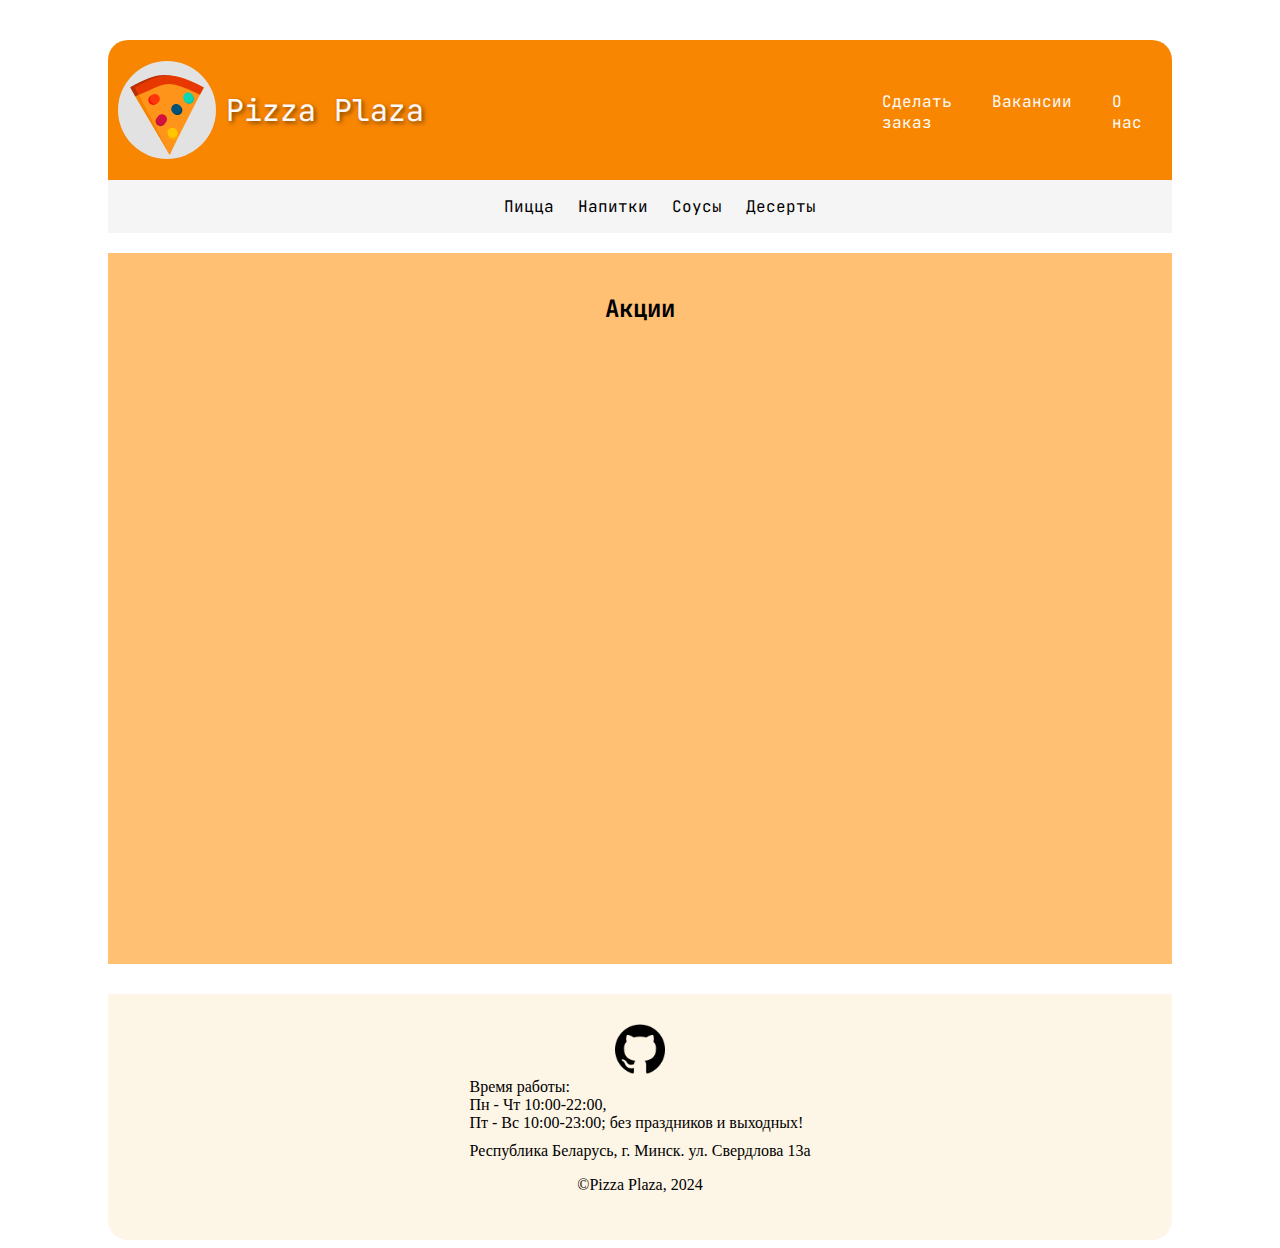
<file: index.html>
<!DOCTYPE html>
<html>

<head>
    <meta name="viewport" content="width=device-width, initial-scale=1.0" />
    <meta charset="UTF-8">
    <title>Pizza Plaza</title>
    <link rel="stylesheet" href="./css/style.css">

</head>

<body>
    <main class="main">
        <header class="header">
            <div class="logo-brand">
                <img src="./изображения/logo.svg" class="logo">
                <p class="pizza_plaza">Pizza Plaza</p>
            </div>
            <div class="info">
                <ul>
                    <li><a href="order.html">Сделать заказ</a></li>
                    <li><a href="job.html">Вакансии</a></li>
                    <li><a href="company.html">О нас</a></li>
                </ul>

            </div>
        </header>
        <section class="products">
            <ul>
                <li><a href="pizza.html">Пицца</a></li>
                <li><a href="drinks.html">Напитки</a></li>
                <li><a href="sauce.html">Соусы</a></li>
                <li><a href="dessert.html">Десерты</a></li>
            </ul>
        </section>

        <article class="variants_promotions">
            <h2>Акции</h2>
            <div class="promotions">
                <img src="./изображения/half_price.png.jpg" class="anim1">
                <img src="./изображения/crazy.png" class="anim2">
            </div>
        </article>
        <footer>
            <div class="icons">
                <a href="https://github.com/romigo29"><img src="./изображения/github.png" class="icon"></a>
            </div>
            <div id="xml-content"></div>
        </footer>
    </main>
    <script src="script.js"></script>
    <script src="loadXML.js"></script>
</body>

</html>
</file>
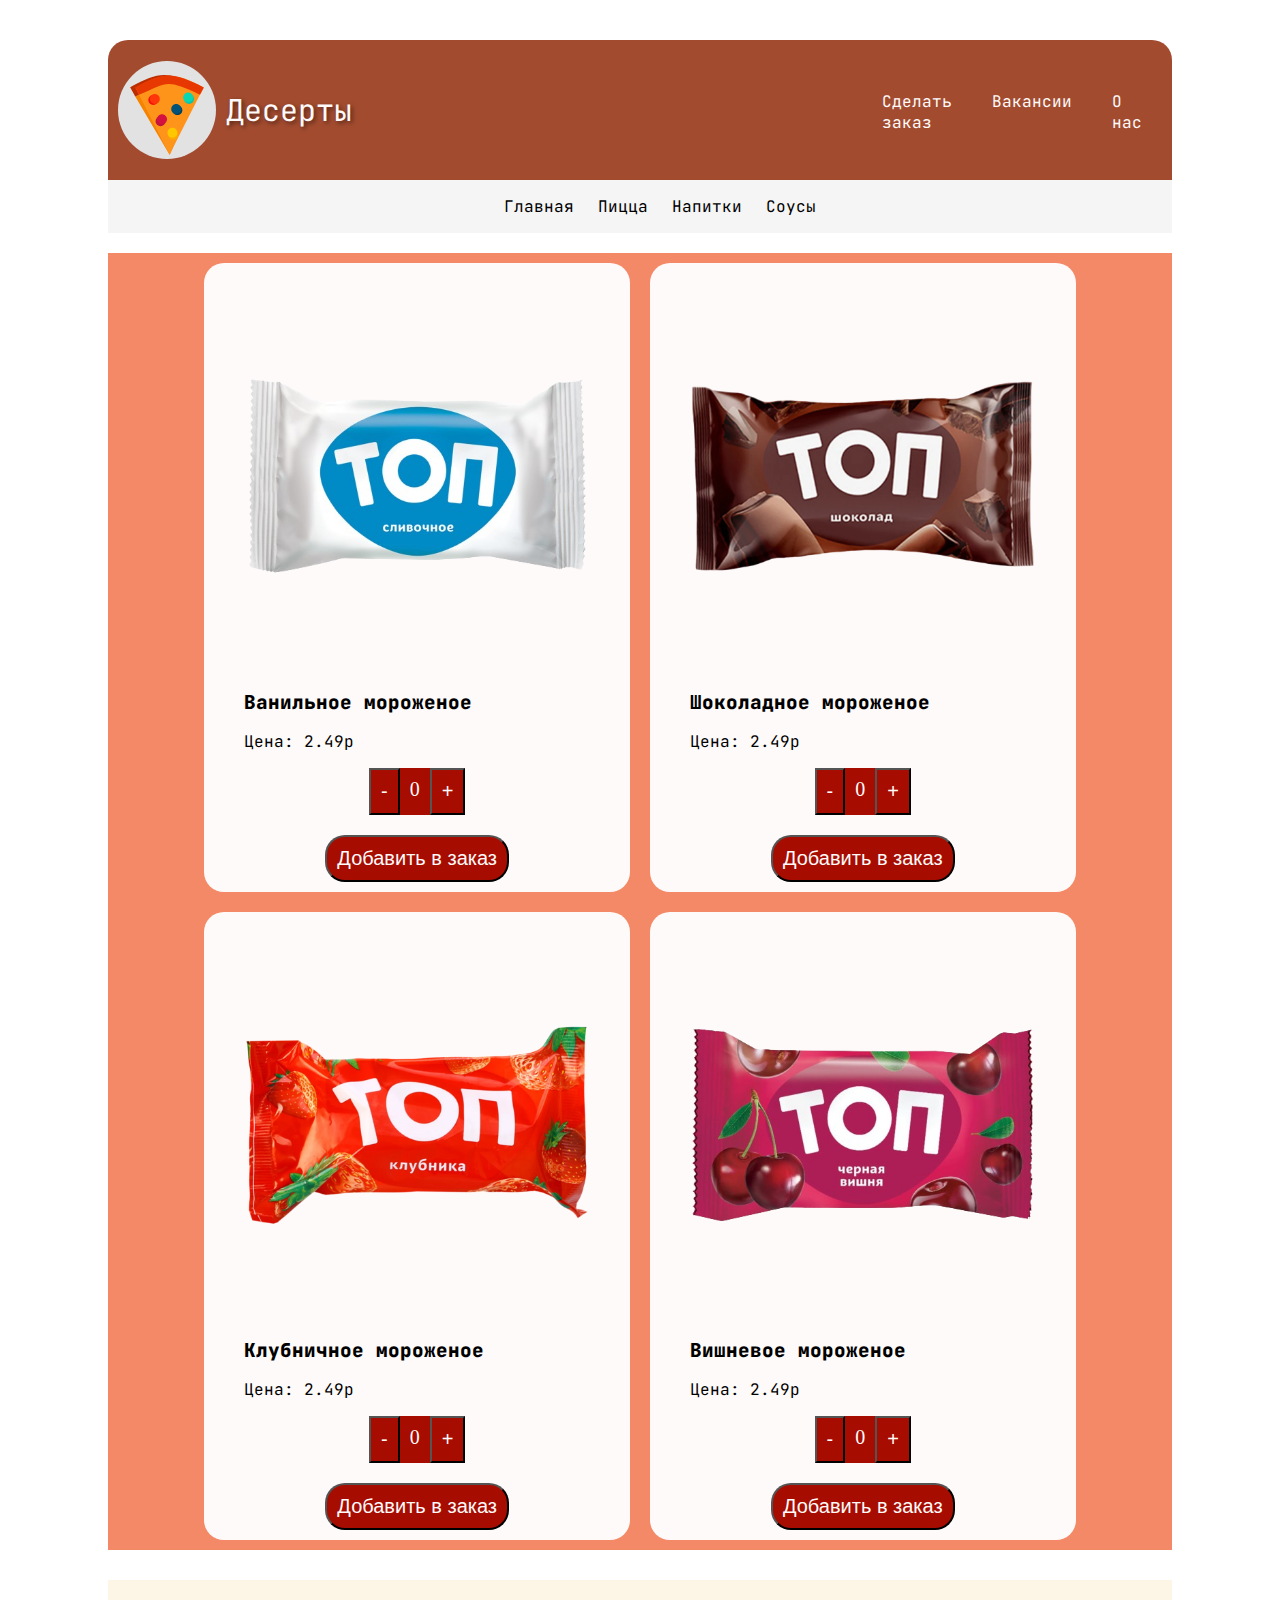
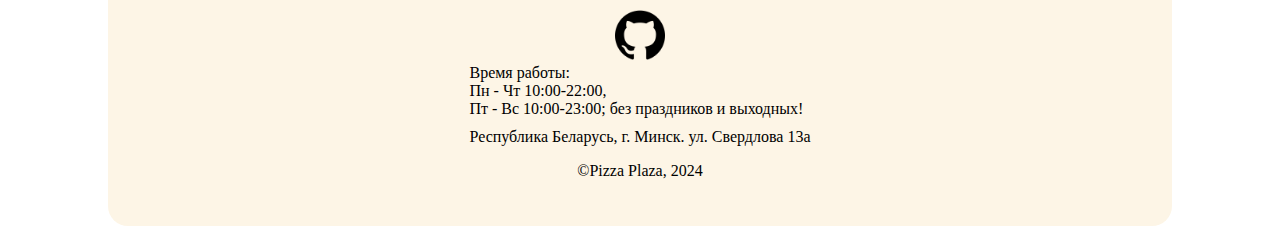
<file: dessert.html>
<!DOCTYPE html>
<html>

<head>
    <meta name="viewport" content="width=device-width, initial-scale=1.0" />

    <meta charset="UTF-8">
    <title>Десерты | Pizza plaza</title>
    <link rel="stylesheet" href="./css/style.css">
</head>

<body>
    <main class="main">
        <header class="dessert">
            <div class="logo-brand">
                <img src="./изображения/logo.svg" class="logo">
                <p class="pizza_plaza">Десерты</p>
            </div>
            <div class="info">
                <ul>
                    <li><a href="order.html">Сделать заказ</a></li>
                    <li><a href="job.html">Вакансии</a></li>
                    <li><a href="company.html">О нас</a></li>
                </ul>
            </div>
        </header>

        <section class="products">
            <ul>
                <li><a href="index.html">Главная</a></li>
                <li><a href="pizza.html">Пицца</a></li>
                <li><a href="drinks.html">Напитки</a></li>
                <li><a href="sauce.html">Соусы</a></li>
            </ul>
        </section>

        <article class="variants_dessert">
            <div class="variants">
                <figure>
                    <img src="./десерты/cream.png" class="photo">
                    <figcaption>Ванильное мороженое</figcaption>
                    <ul class="description">
                        <li class="price">Цена: 2.49р</li>
                    </ul>
                    <div class="to_order">
                        <button onclick="decreaseNumber('vanilla')">-</button>
                        <span id="quantity_vanilla">0</span>
                        <button onclick="increaseNumber('vanilla')">+</button>
                    </div>
                    <button id="addToCart" onclick="showNotification(0)">Добавить в заказ</button>
                </figure>
                <figure>
                    <img src="./десерты/chocolate.png" class="photo">
                    <figcaption>Шоколадное мороженое</figcaption>
                    <ul class="description">
                        <li class="price">Цена: 2.49р</li>
                    </ul>
                    <div class="to_order">
                        <button onclick="decreaseNumber('chocolate')">-</button>
                        <span id="quantity_chocolate">0</span>
                        <button onclick="increaseNumber('chocolate')">+</button>
                    </div>
                    <button id="addToCart" onclick="showNotification(0)">Добавить в заказ</button>
                </figure>
                <figure>
                    <img src="./десерты/strawberry.png" class="photo">
                    <figcaption>Клубничное мороженое</figcaption>
                    <ul class="description">
                        <li class="price">Цена: 2.49р</li>
                    </ul>
                    <div class="to_order">
                        <button onclick="decreaseNumber('strawberry')">-</button>
                        <span id="quantity_strawberry">0</span>
                        <button onclick="increaseNumber('strawberry')">+</button>
                    </div>
                    <button id="addToCart" onclick="showNotification(0)">Добавить в заказ</button>
                </figure>
                <figure>
                    <img src="./десерты/cherry.png" class="photo">
                    <figcaption>Вишневое мороженое</figcaption>
                    <ul class="description">
                        <li class="price">Цена: 2.49р</li>
                    </ul>
                    <div class="to_order">
                        <button onclick="decreaseNumber('cherry')">-</button>
                        <span id="quantity_cherry">0</span>
                        <button onclick="increaseNumber('cherry')">+</button>
                    </div>
                    <button id="addToCart" onclick="showNotification(0)">Добавить в заказ</button>
                </figure>

            </div>
        </article>
        <footer>
            <div class="icons">
                <a href="https://github.com/romigo29"><img src="./изображения/github.png" class="icon"></a>
            </div>
            <div id="xml-content"></div>
        </footer>
    </main>
    <script src="script.js"></script>
    <script src="loadXML.js"></script>
</body>

</html>
</file>
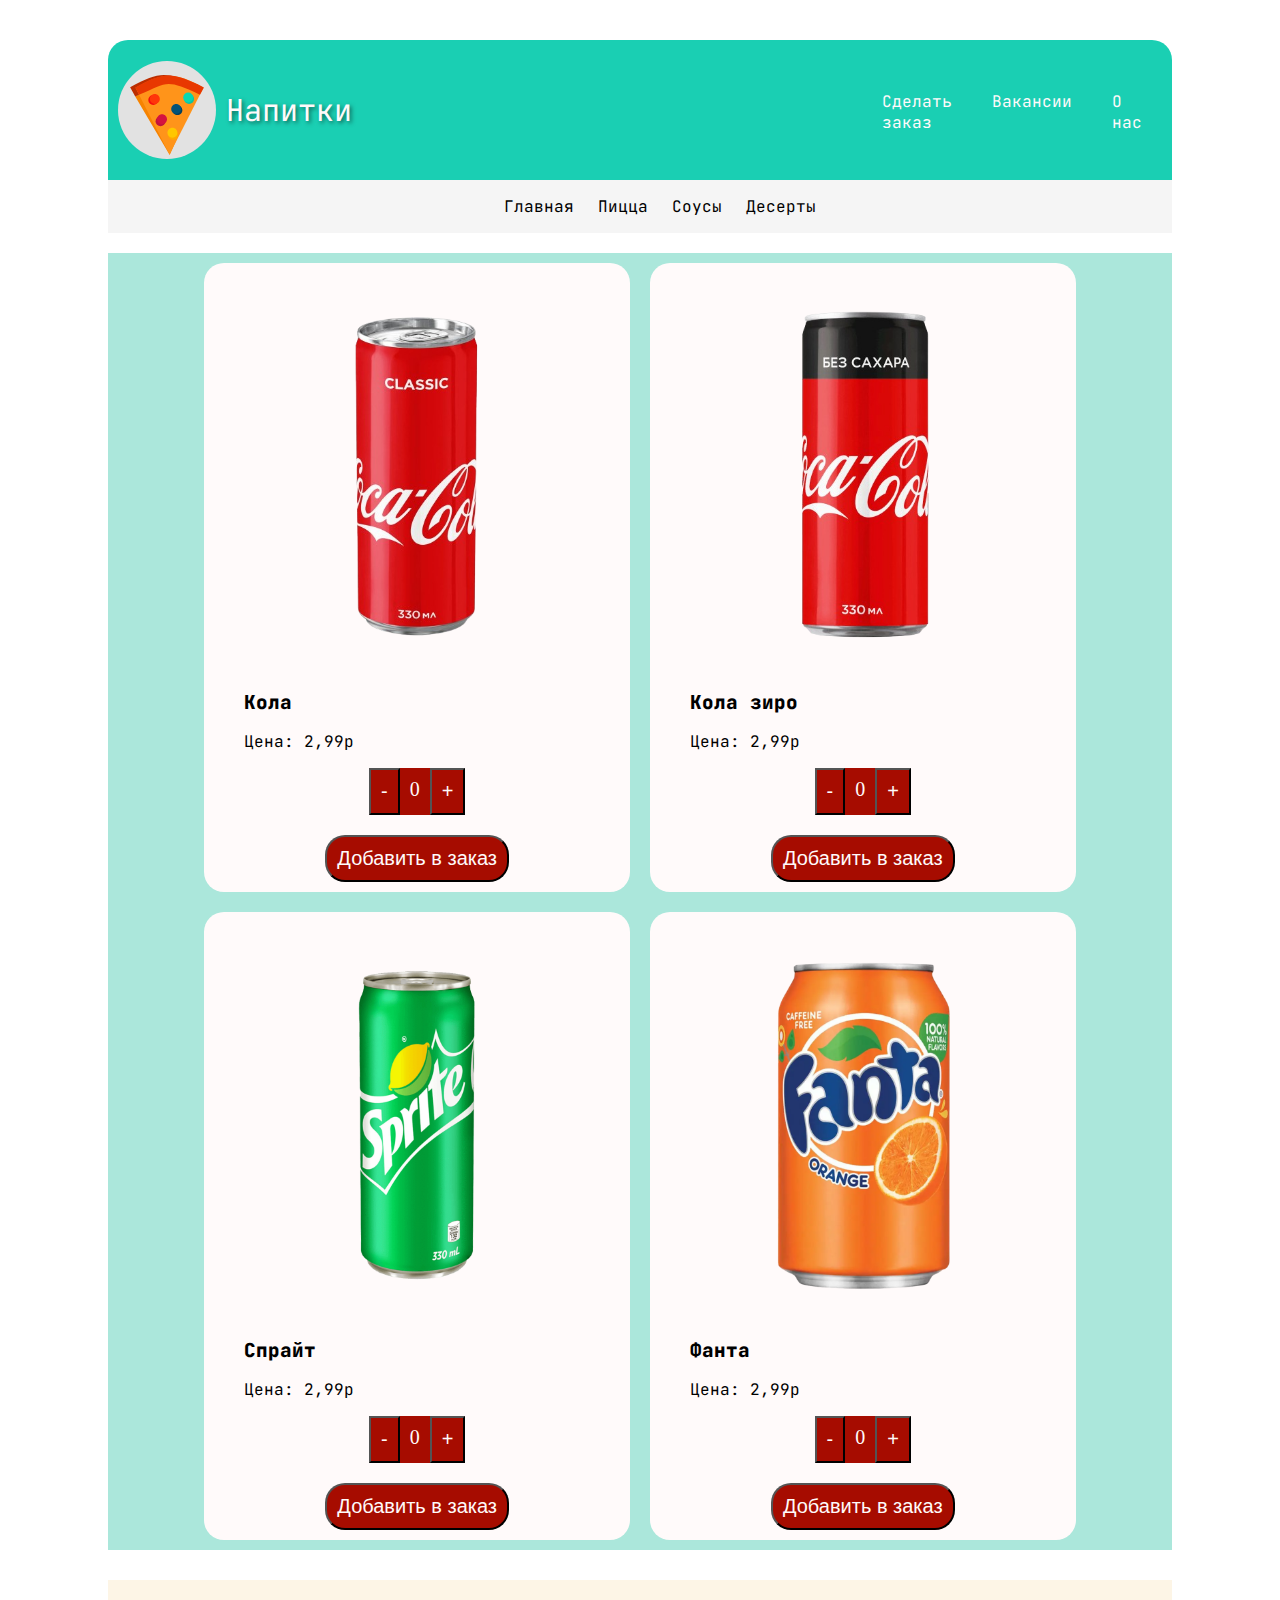
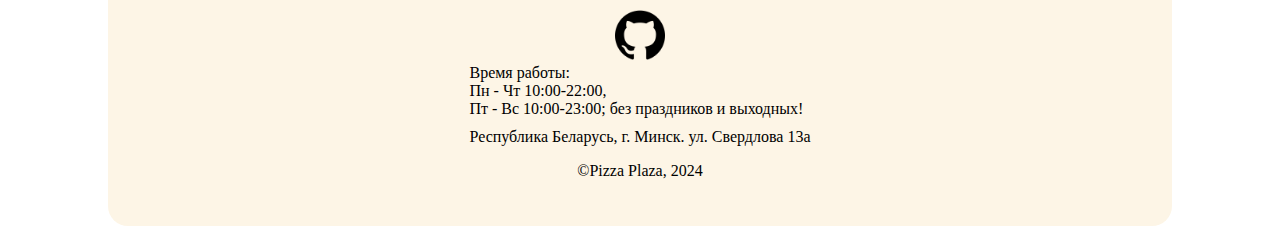
<file: drinks.html>
<!DOCTYPE html>
<html>

<head>
    <meta name="viewport" content="width=device-width, initial-scale=1.0" />

    <meta charset="UTF-8">
    <title>Напитки | Pizza plaza</title>
    <link rel="stylesheet" href="./css/style.css">
</head>

<body>
    <main class="main">
        <header class="drinks">
            <div class="logo-brand">
                <img src="./изображения/logo.svg" class="logo">
                <p class="pizza_plaza">Напитки</p>
            </div>
            <div class="info">
                <ul>
                    <li><a href="order.html">Сделать заказ</a></li>
                    <li><a href="job.html">Вакансии</a></li>
                    <li><a href="company.html">О нас</a></li>
                </ul>
            </div>
        </header>
        <div class="products">
            <ul>
                <li><a href="index.html">Главная</a></li>
                <li><a href="pizza.html">Пицца</a></li>
                <li><a href="sauce.html">Соусы</a></li>
                <li><a href="dessert.html">Десерты</a></li>
            </ul>
        </div>
        <article class="variants_drinks">
            <div class="variants">
                <figure>
                    <img src="./напитки/cola.png" class="photo">
                    <figcaption>Кола</figcaption>
                    <ul class="description">
                        <li class="price">Цена: 2,99р</li>
                    </ul>
                    <div class="to_order">
                        <button onclick="decreaseNumber('cola')">-</button>
                        <span id="quantity_cola">0</span>
                        <button onclick="increaseNumber('cola')">+</button>
                    </div>
                    <button id="addToCart" onclick="showNotification(0)">Добавить в заказ</button>
                </figure>
                <figure>
                    <img src="./напитки/cola_zero.png" class="photo">
                    <figcaption>Кола зиро</figcaption>
                    <ul class="description">
                        <li class="price">Цена: 2,99р</li>
                    </ul>
                    <div class="to_order">
                        <button onclick="decreaseNumber('cola_zero')">-</button>
                        <span id="quantity_cola_zero">0</span>
                        <button onclick="increaseNumber('cola_zero')">+</button>
                    </div>
                    <button id="addToCart" onclick="showNotification(0)">Добавить в заказ</button>
                </figure>
                <figure>
                    <img src="./напитки/sprite2.png" class="photo">
                    <figcaption>Спрайт</figcaption>
                    <ul class="description">
                        <li class="price">Цена: 2,99р</li>
                    </ul>
                    <div class="to_order">
                        <button onclick="decreaseNumber('sprite')">-</button>
                        <span id="quantity_sprite">0</span>
                        <button onclick="increaseNumber('sprite')">+</button>
                    </div>
                    <button id="addToCart" onclick="showNotification(0)">Добавить в заказ</button>
                </figure>
                <figure>
                    <img src="./напитки/fanta.png" class="photo">
                    <figcaption>Фанта</figcaption>
                    <ul class="description">
                        <li class="price">Цена: 2,99р</li>
                    </ul>
                    <div class="to_order">
                        <button onclick="decreaseNumber('fanta')">-</button>
                        <span id="quantity_fanta">0</span>
                        <button onclick="increaseNumber('fanta')">+</button>
                    </div>
                    <button id="addToCart" onclick="showNotification(0)">Добавить в заказ</button>
                </figure>
            </div>
        </article>
        <footer>
            <div class="icons">
                <a href="https://github.com/romigo29"><img src="./изображения/github.png" class="icon"></a>
            </div>
            <div id="xml-content"></div>
        </footer>
    </main>
    <script src="script.js"></script>
    <script src="loadXML.js"></script>
</body>

</html>
</file>
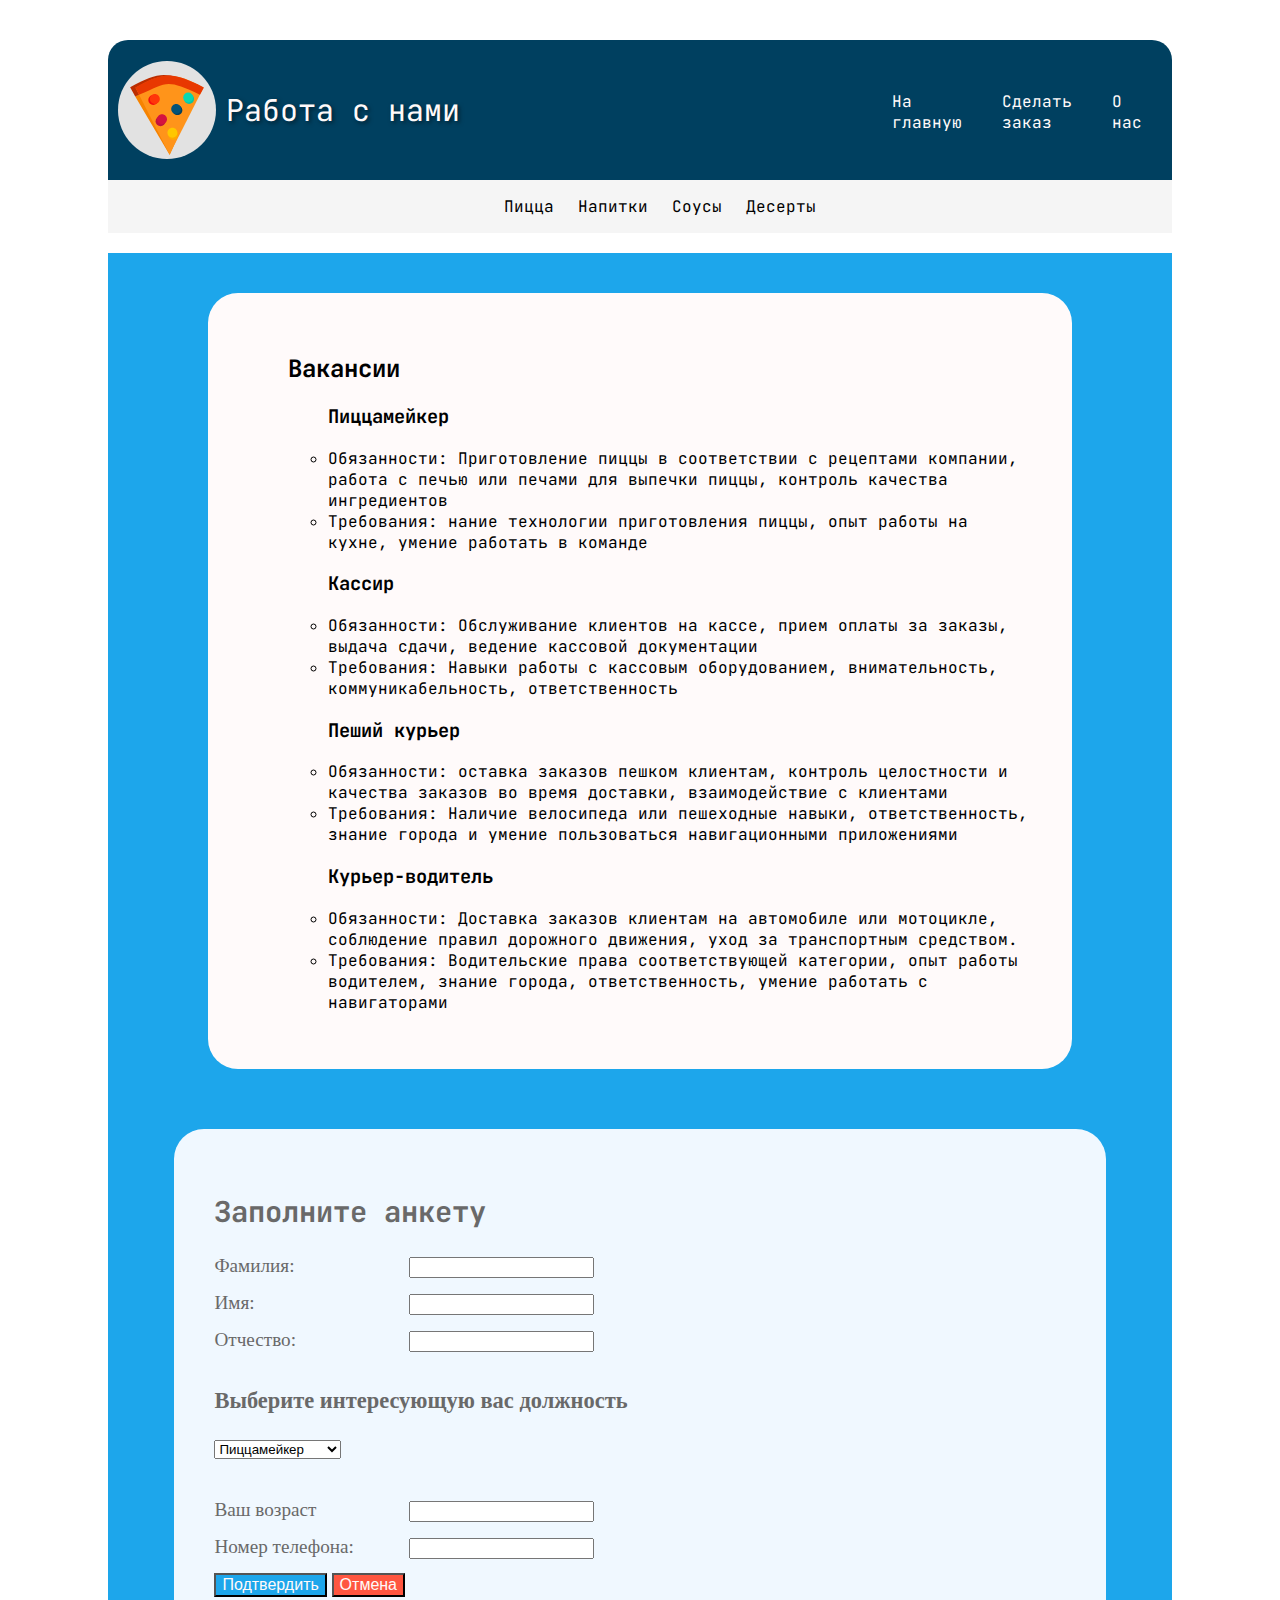
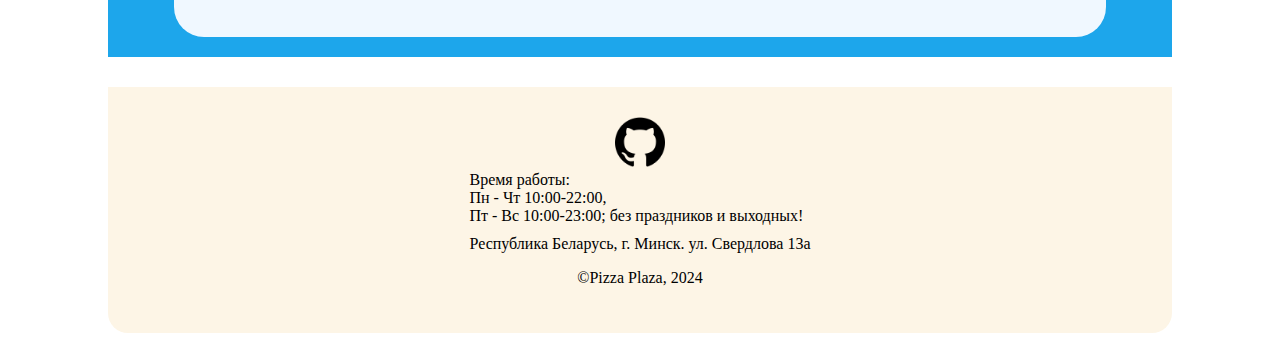
<file: job.html>
<!DOCTYPE html>
<html>

<head>
    <meta name="viewport" content="width=device-width, initial-scale=1.0" />
    <meta charset="UTF-8">
    <title>Pizza Plaza</title>

    <link rel="stylesheet" href="./css/style.css">

</head>

<body>
    <main class="main">
        <header class="job">
            <div class="logo-brand">
                <img src="./изображения/logo.svg" class="logo">
                <p class="pizza_plaza">Работа с нами</p>
            </div>
            <div class="info">
                <ul>
                    <li><a href="index.html">На главную</a></li>
                    <li><a href="order.html">Сделать заказ</a></li>
                    <li><a href="company.html">О нас</a></li>
                </ul>

            </div>
        </header>
        <section class="products">
            <ul>
                <li><a href="pizza.html">Пицца</a></li>
                <li><a href="drinks.html">Напитки</a></li>
                <li><a href="sauce.html">Соусы</a></li>
                <li><a href="dessert.html">Десерты</a></li>
            </ul>
        </section>

        <article class="variants_job">
            <section class="variants">
                <div class="vacancies">
                    <ul>
                        <h2>Вакансии</h2>
                        <li class="position">
                            <ul>
                                <h3>Пиццамейкер</h3>
                                <li>Обязанности: Приготовление пиццы в соответствии с рецептами компании, работа с печью
                                    или печами для выпечки пиццы, контроль качества ингредиентов</li>
                                <li>Требования: нание технологии приготовления пиццы, опыт работы на кухне, умение
                                    работать в команде</li>
                            </ul>
                        </li>
                        <li class="position">
                            <ul>
                                <h3>Кассир</h3>
                                <li>Обязанности: Обслуживание клиентов на кассе, прием оплаты за заказы, выдача
                                    сдачи, ведение кассовой документации</li>
                                <li>Требования: Навыки работы с кассовым оборудованием, внимательность,
                                    коммуникабельность, ответственность</li>
                            </ul>
                        </li>
                        <li class="position">
                            <ul>
                                <h3>Пеший курьер</h3>
                                <li>Обязанности: оставка заказов пешком клиентам, контроль целостности и качества
                                    заказов во время доставки, взаимодействие с клиентами</li>
                                <li>Требования: Наличие велосипеда или пешеходные навыки, ответственность, знание города
                                    и умение пользоваться навигационными приложениями</li>
                            </ul>
                        </li>
                        <li class="position">
                            <ul>
                                <h3>Курьер-водитель</h3>
                                <li>Обязанности: Доставка заказов клиентам на автомобиле или мотоцикле, соблюдение
                                    правил дорожного движения, уход за транспортным средством.</li>
                                <li>Требования: Водительские права соответствующей категории, опыт работы водителем,
                                    знание города, ответственность, умение работать с навигаторами</li>
                            </ul>
                        </li>
                    </ul>
                </div>
                <form>
                    <h2>Заполните анкету</h2>
                    <label for="lastname">Фамилия: </label>
                    <input id="lastname" type="text"><br>
                    <label for="name">Имя: </label>
                    <input id="name" type="text"><br>
                    <label for="surname">Отчество: </label>
                    <input id="surname" type="text"><br>
                    <h3>Выберите интересующую вас должность</h3>
                    <select id="position">
                        <option value="u1">Пиццамейкер</option>
                        <option value="u2">Кассир</option>
                        <option value="u3">Пеший курьер</option>
                        <option value="u4">Курьер-водитель</option>
                    </select><br>
                    <label for="age">Ваш возраст</label>
                    <input id="age" type="text"><br>
                    <label for="phone">Номер телефона:</label>
                    <input id="phone" type="tel"><br>
                    <button id="registration" type="submit">Подтвердить</button>
                    <button id="cancel" type="reset">Отмена</button>
                </form>
            </section>
        </article>
        <footer>
            <div class="icons">
                <a href="https://github.com/romigo29"><img src="./изображения/github.png" class="icon"></a>
            </div>
            <div id="xml-content"></div>
        </footer>
    </main>
    <script src="script.js"></script>
    <script src="loadXML.js"></script>
</body>

</html>
</file>
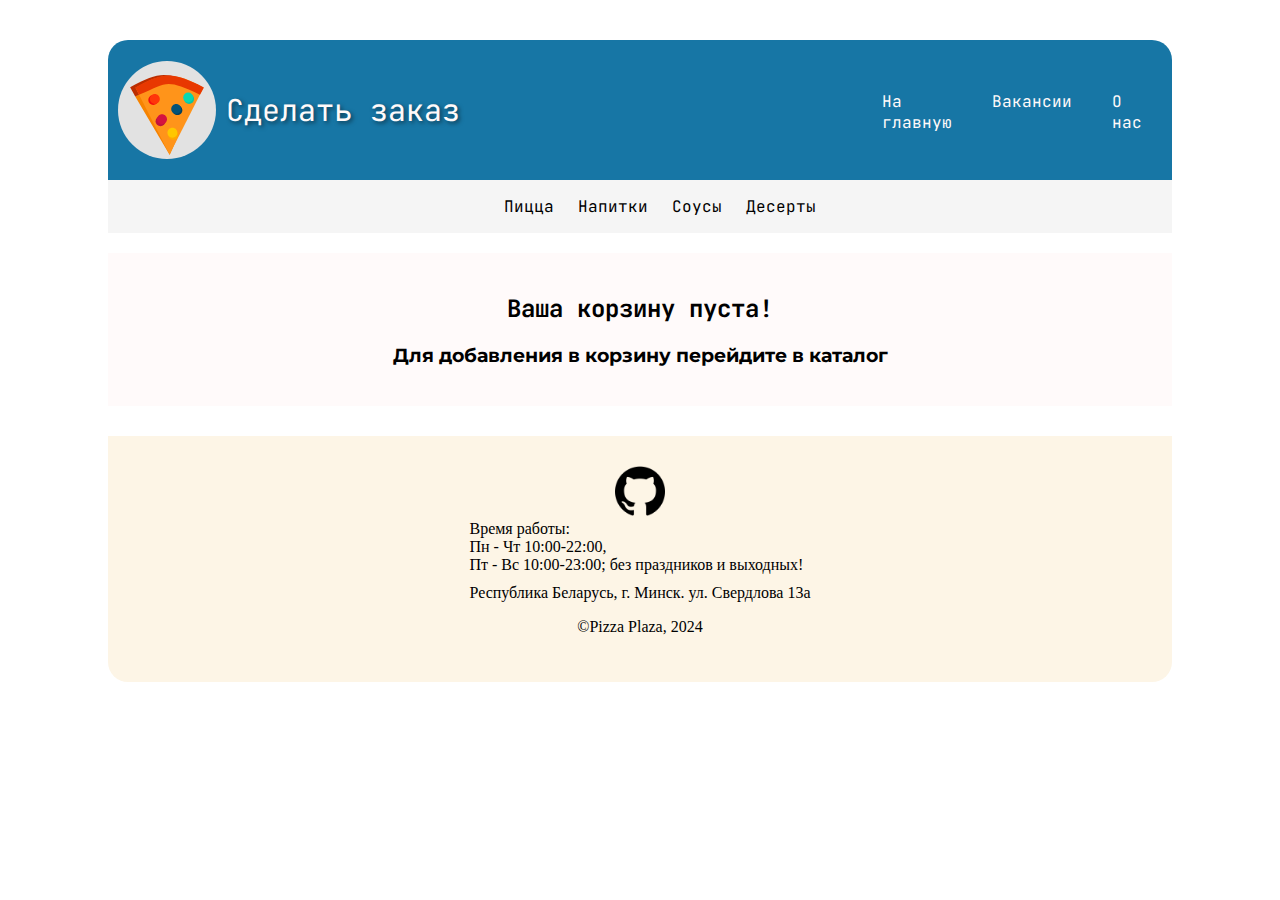
<file: order.html>
<!DOCTYPE html>
<html>

<head>
    <meta name="viewport" content="width=device-width, initial-scale=1.0" />
    <meta charset="UTF-8">
    <title>Pizza Plaza</title>

    <link rel="stylesheet" href="./css/style.css">

</head>

<body>
    <main class="main">
        <header class="order">
            <div class="logo-brand">
                <img src="./изображения/logo.svg" class="logo">
                <p class="pizza_plaza">Сделать заказ</p>
            </div>
            <div class="info">
                <ul>
                    <li><a href="index.html">На главную</a></li>
                    <li><a href="job.html">Вакансии</a></li>
                    <li><a href="company.html">О нас</a></li>
                </ul>

            </div>
        </header>
        <section class="products">
            <ul>
                <li><a href="pizza.html">Пицца</a></li>
                <li><a href="drinks.html">Напитки</a></li>
                <li><a href="sauce.html">Соусы</a></li>
                <li><a href="dessert.html">Десерты</a></li>
            </ul>
        </section>

        <article class="variants_order">
            <div class="notification">
                <h2>Ваша корзину пуста!</h2>
                <h3>Для добавления в корзину перейдите в каталог</h3>
            </div>
        </article>
        <footer>
            <div class="icons">
                <a href="https://github.com/romigo29"><img src="./изображения/github.png" class="icon"></a>
            </div>
            <div id="xml-content"></div>
        </footer>
    </main>
    <script src="script.js"></script>
    <script src="loadXML.js"></script>
</body>

</html>
</file>
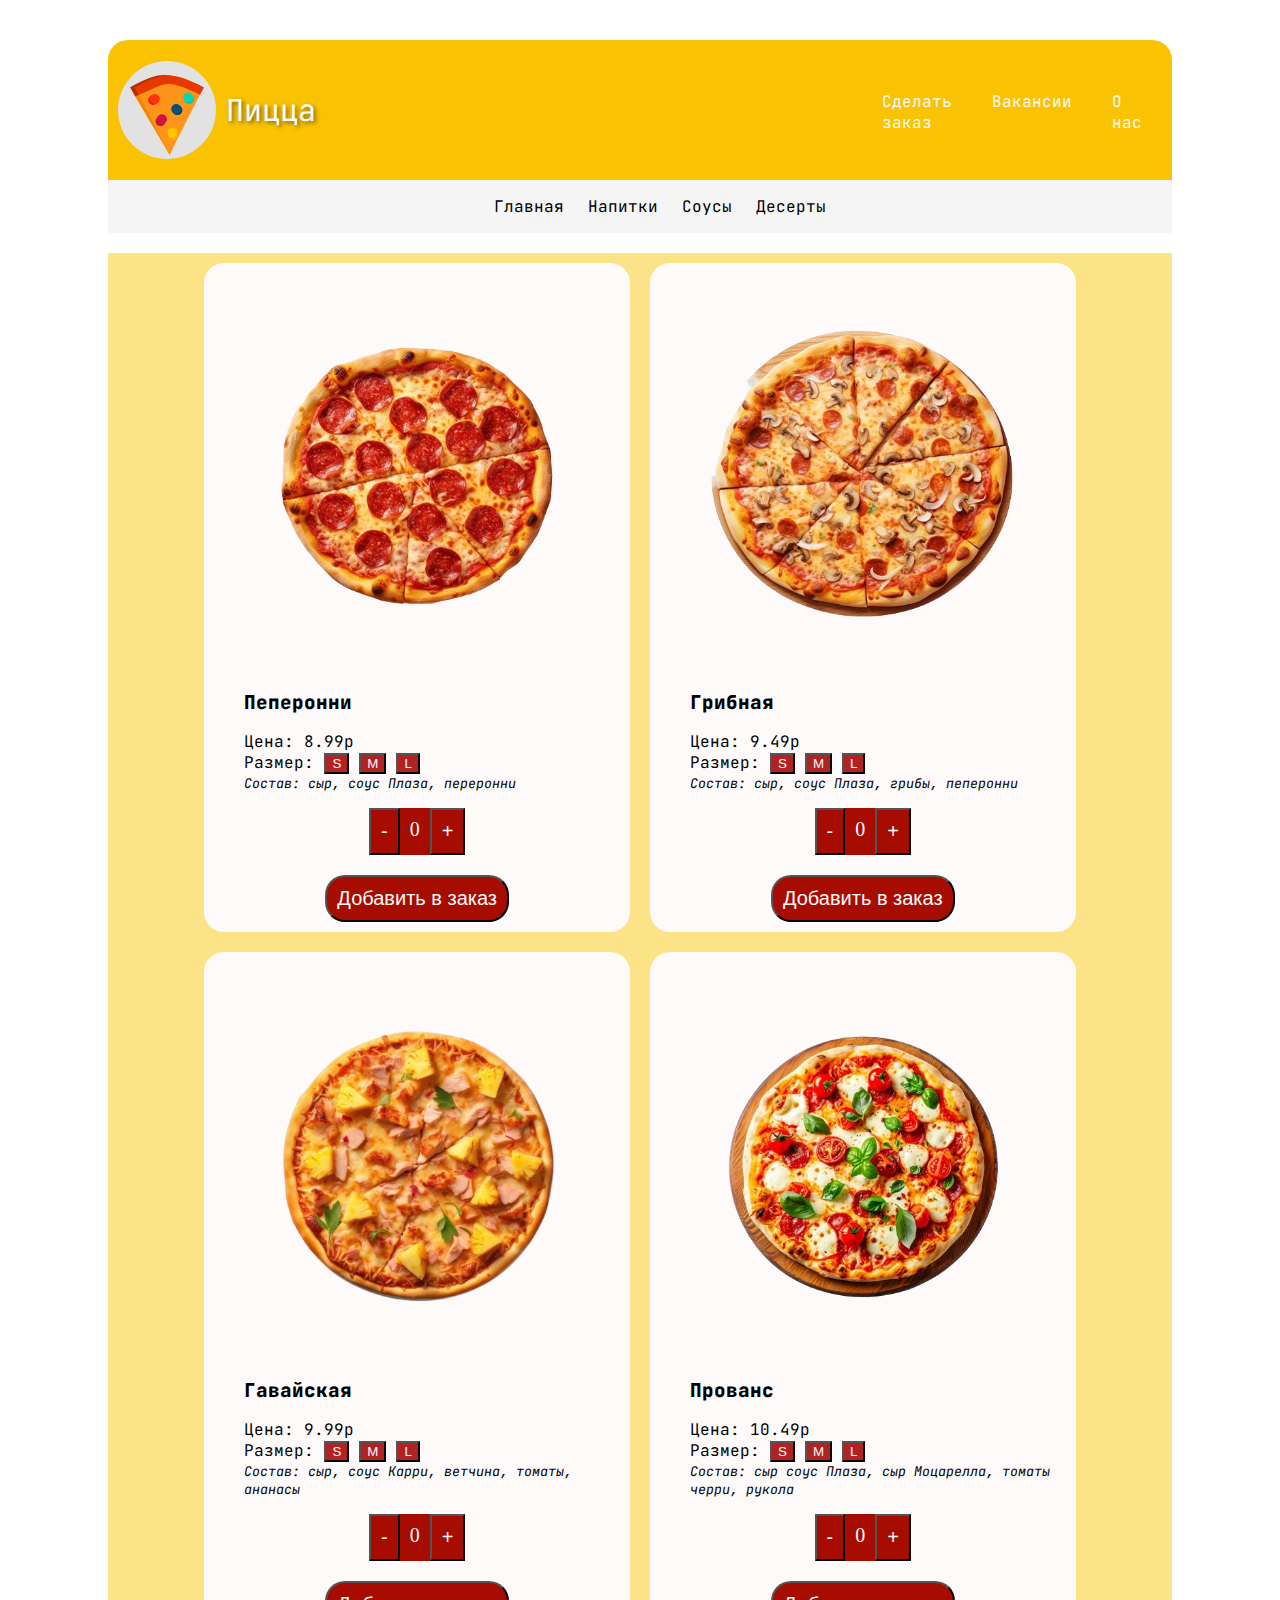
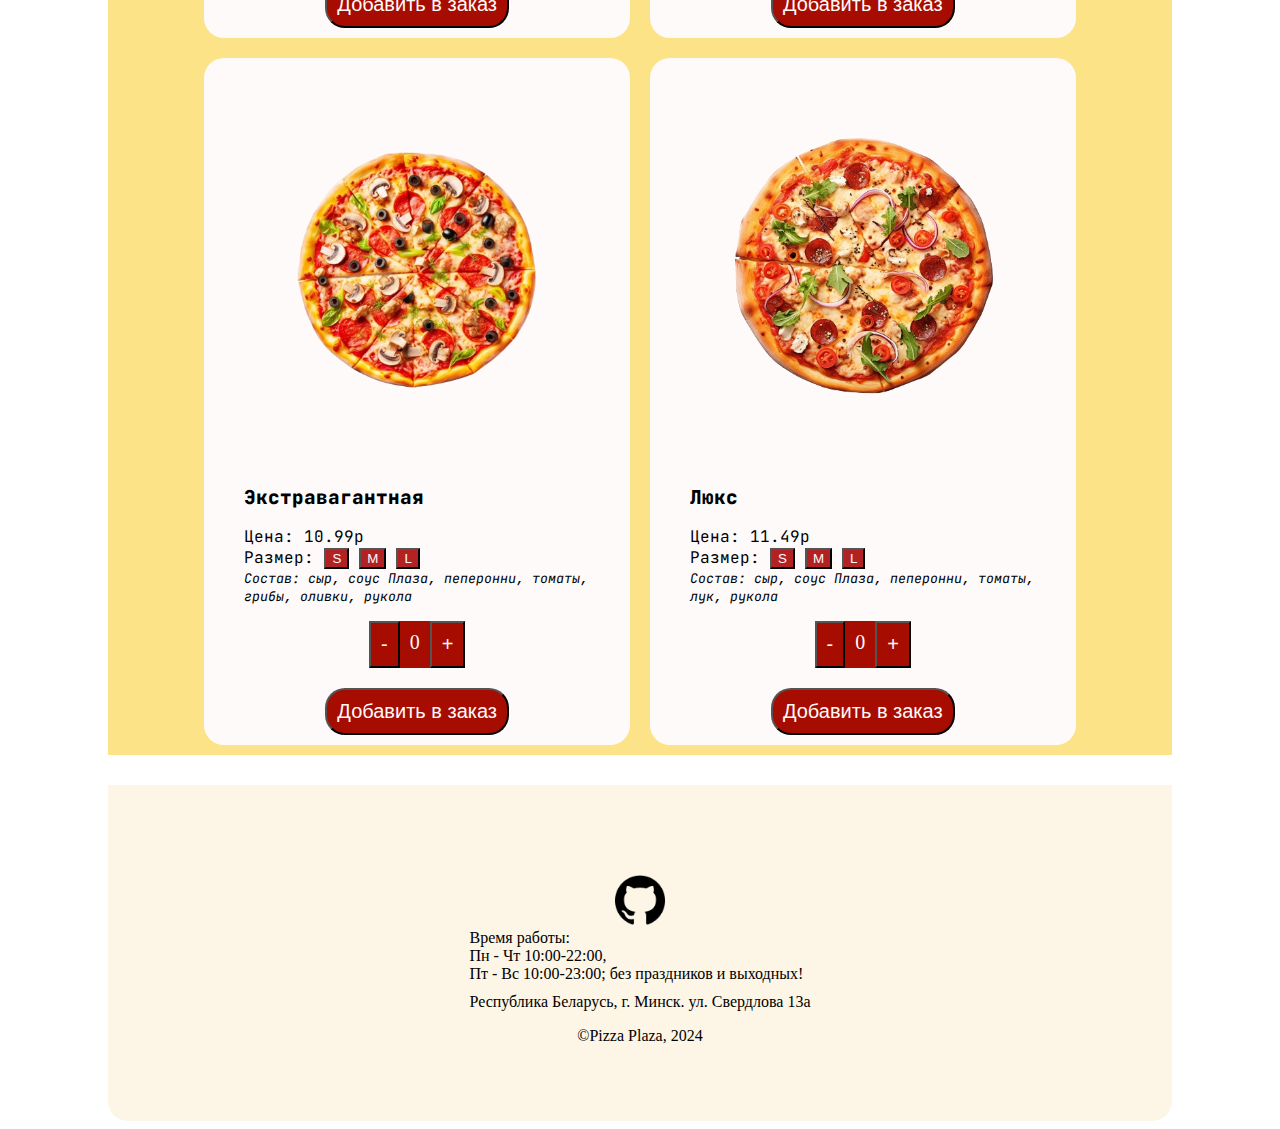
<file: pizza.html>
<!DOCTYPE html>
<html>

<head>
    <meta name="viewport" content="width=device-width, initial-scale=1.0" />
    <meta charset="UTF-8">
    <title>Пицца | Pizza plaza</title>
    <link rel="stylesheet" href="./css/style.css">
</head>

<body>
    <main class="main">
        <header class="pizza">
            <div class="logo-brand">
                <img src="./изображения/logo.svg" class="logo">
                <p class="pizza_plaza">Пицца</p>
            </div>
            <div class="info">
                <ul>
                    <li><a href="order.html">Сделать заказ</a></li>
                    <li><a href="job.html">Вакансии</a></li>
                    <li><a href="company.html">О нас</a></li>
                </ul>
            </div>
        </header>
        <section class="products">
            <ul>
                <li><a href="index.html">Главная</a></li>
                <li><a href="drinks.html">Напитки</a></li>
                <li><a href="sauce.html">Соусы</a></li>
                <li><a href="dessert.html">Десерты</a></li>
            </ul>
        </section>
        <article class="variants_pizza">
            <section class="variants">
                <figure>
                    <img src="./пиццы/peperonni.png" class="photo">
                    <figcaption>Пеперонни</figcaption>
                    <ul class="description">
                        <li id="price_1">Цена: 8.99р</li>
                        <div class="buttons">
                            <li>Размер:
                                <button data-pizza-id="1" data-size="S">S</button>
                                <button data-pizza-id="1" data-size="M">M</button>
                                <button data-pizza-id="1" data-size="L">L</button>
                            </li>
                        </div>
                        <li class="compound">Состав: сыр, cоус Плаза, переронни</li>
                    </ul>
                    <div class="to_order">
                        <button onclick="decreaseNumber('peperonni')">-</button>
                        <span id="quantity_peperonni">0</span>
                        <button onclick="increaseNumber('peperonni')">+</button>
                    </div>
                    <button id="addToCart" onclick="showNotification(0)">Добавить в заказ</button>
                </figure>
                <figure>
                    <img src="./пиццы/mushroom.png" class="photo">
                    <figcaption>Грибная</figcaption>
                    <ul class="description">
                        <li id="price_2">Цена: 9.49р</li>
                        <div class="buttons">
                            <li>Размер:
                                <button data-pizza-id="2" data-size="S">S</button>
                                <button data-pizza-id="2" data-size="M">M</button>
                                <button data-pizza-id="2" data-size="L">L</button>
                            </li>
                        </div>
                        <li class="compound">Состав: cыр, соус Плаза, грибы, пеперонни</li>
                    </ul>
                    <div class="to_order">
                        <button onclick="decreaseNumber('mushroom')">-</button>
                        <span id="quantity_mushroom">0</span>
                        <button onclick="increaseNumber('mushroom')">+</button>
                    </div>
                    <button id="addToCart" onclick="showNotification(0)">Добавить в заказ</button>
                </figure>
                <figure>
                    <img src="./пиццы/hawaii.png" class="photo">
                    <figcaption>Гавайская</figcaption>
                    <ul class="description">
                        <li id="price_3">Цена: 9.99р</li>
                        <div class="buttons">
                            <li>Размер:
                                <button data-pizza-id="3" data-size="S">S</button>
                                <button data-pizza-id="3" data-size="M">M</button>
                                <button data-pizza-id="3" data-size="L">L</button>
                            </li>
                        </div>
                        <li class="compound">Состав: сыр, соус Карри, ветчина, томаты, ананасы</li>
                    </ul>
                    <div class="to_order">
                        <button onclick="decreaseNumber('hawaii')">-</button>
                        <span id="quantity_hawaii">0</span>
                        <button onclick="increaseNumber('hawaii')">+</button>
                    </div>
                    <button id="addToCart" onclick="showNotification(0)">Добавить в заказ</button>
                </figure>
                <figure>
                    <img src="./пиццы/provance.png" class="photo">
                    <figcaption>Прованс</figcaption>
                    <ul class="description">
                        <li id="price_4">Цена: 10.49р</li>
                        <div class="buttons">
                            <li>Размер:
                                <button data-pizza-id="4" data-size="S">S</button>
                                <button data-pizza-id="4" data-size="M">M</button>
                                <button data-pizza-id="4" data-size="L">L</button>
                            </li>
                        </div>
                        <li class="compound">Состав: сыр соус Плаза, сыр Моцарелла, томаты черри, рукола</li>
                    </ul>
                    <div class="to_order">
                        <button onclick="decreaseNumber('provance')">-</button>
                        <span id="quantity_provance">0</span>
                        <button onclick="increaseNumber('provance')">+</button>
                    </div>
                    <button id="addToCart" onclick="showNotification(0)">Добавить в заказ</button>
                </figure>
                <figure>
                    <img src="./пиццы/extravagant.png" class="photo">
                    <figcaption>Экстравагантная</figcaption>
                    <ul class="description">
                        <li id="price_5">Цена: 10.99р</li>
                        <div class="buttons">
                            <li>Размер:
                                <button data-pizza-id="5" data-size="S">S</button>
                                <button data-pizza-id="5" data-size="M">M</button>
                                <button data-pizza-id="5" data-size="L">L</button>
                            </li>
                        </div>
                        <li class="compound">Состав: сыр, соус Плаза, пеперонни, томаты, грибы, оливки, рукола</li>
                    </ul>
                    <div class="to_order">
                        <button onclick="decreaseNumber('extravagant')">-</button>
                        <span id="quantity_extravagant">0</span>
                        <button onclick="increaseNumber('extravagant')">+</button>
                    </div>
                    <button id="addToCart" onclick="showNotification(0)">Добавить в заказ</button>
                </figure>
                <figure>
                    <img src="./пиццы/lux.png" class="photo">
                    <figcaption>Люкс</figcaption>
                    <ul class="description">
                        <li id="price_6">Цена: 11.49р</li>
                        <div class="buttons">
                            <li>Размер:
                                <button data-pizza-id="6" data-size="S">S</button>
                                <button data-pizza-id="6" data-size="M">M</button>
                                <button data-pizza-id="6" data-size="L">L</button>
                            </li>
                        </div>
                        <li class="compound">Состав: сыр, соус Плаза, пеперонни, томаты, лук, рукола</li>
                    </ul>
                    <div class="to_order">
                        <button onclick="decreaseNumber('lux')">-</button>
                        <span id="quantity_lux">0</span>
                        <button onclick="increaseNumber('lux')">+</button>
                    </div>
                    <button id="addToCart" onclick="showNotification(0)">Добавить в заказ</button>
                </figure>
            </section>
        </article>
        <footer>
            <footer>
                <div class="icons">
                    <a href="https://github.com/romigo29"><img src="./изображения/github.png" class="icon"></a>
                </div>
                <div id="xml-content"></div>
            </footer>
    </main>
    <script src="script.js"></script>
    <script src="loadXML.js"></script>
</body>

</html>
</file>
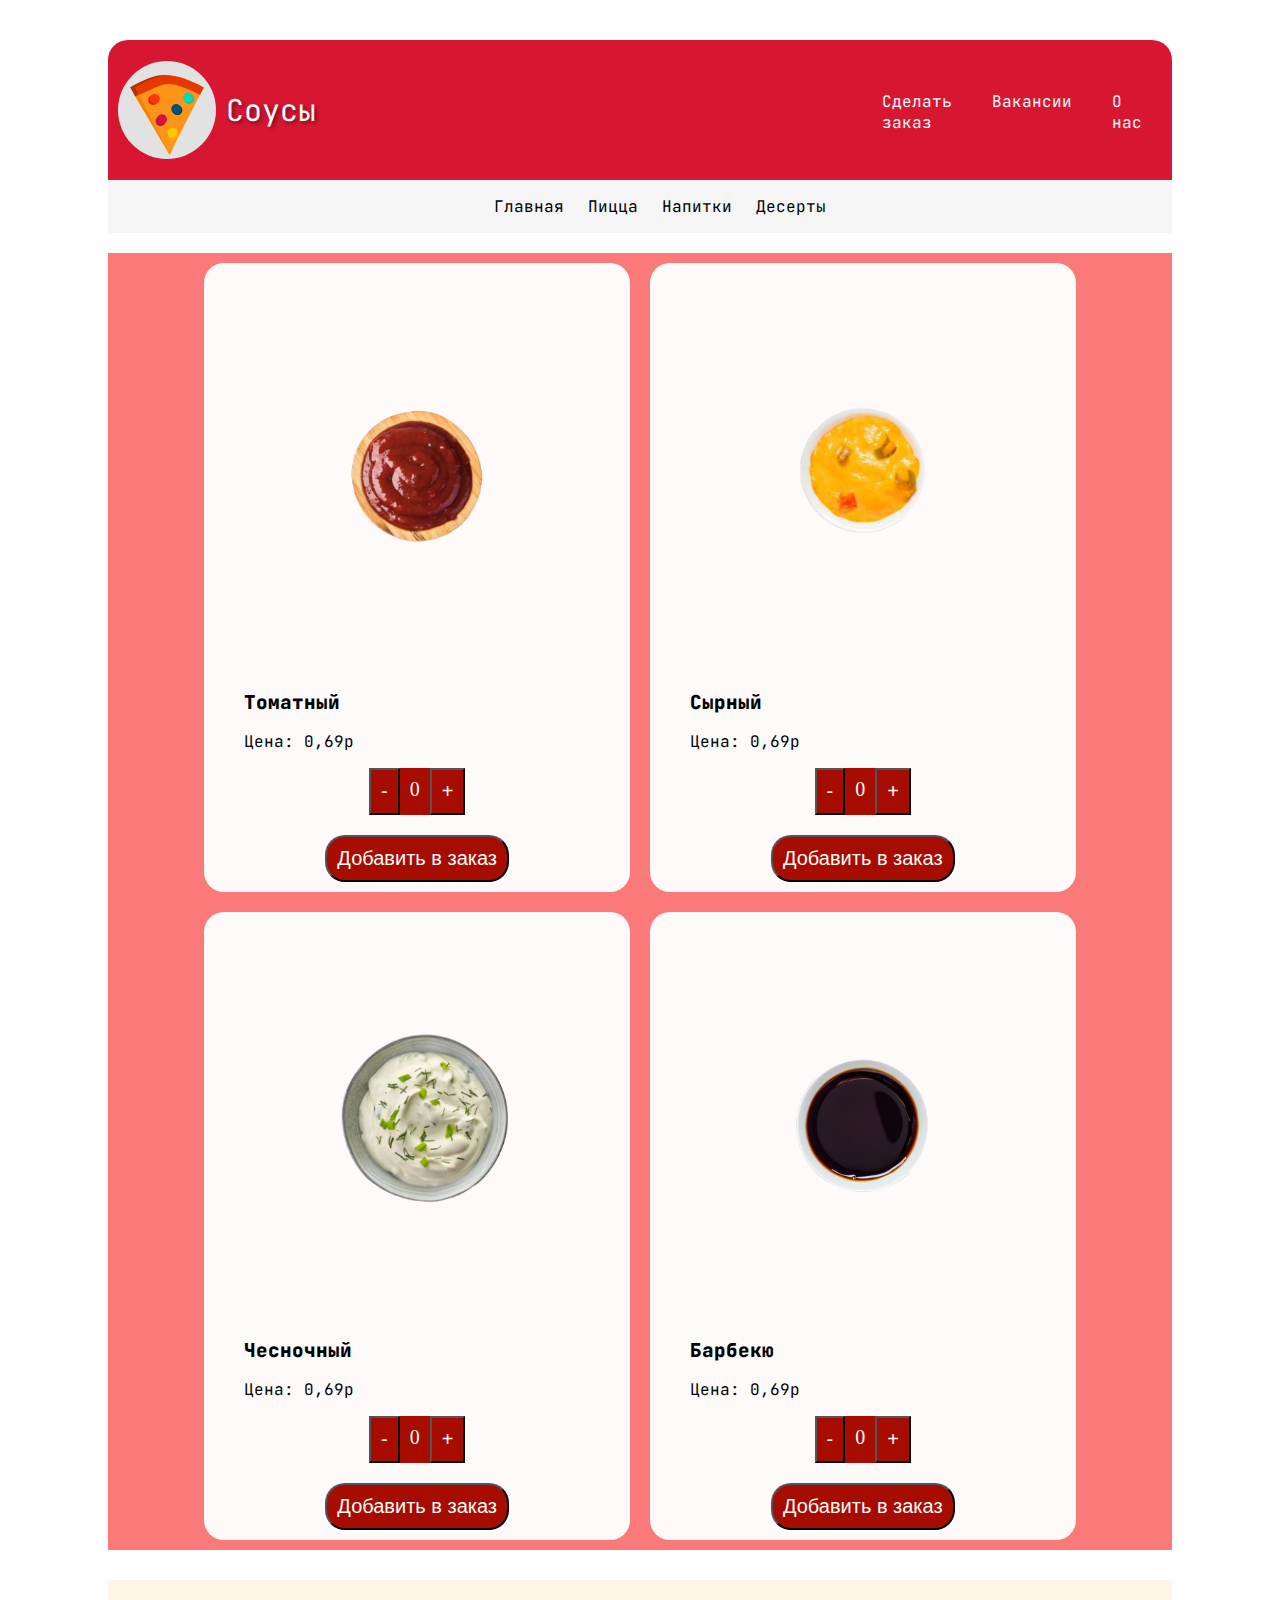
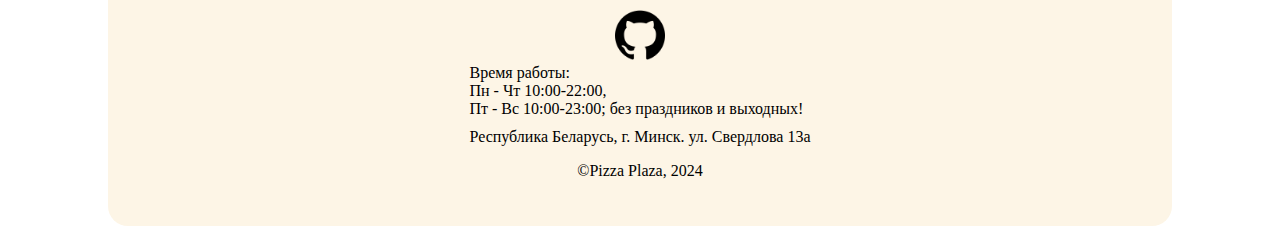
<file: sauce.html>
<!DOCTYPE html>
<html>

<head>
    <meta name="viewport" content="width=device-width, initial-scale=1.0" />
    <meta charset="UTF-8">
    <title>Соусы | Pizza plaza </title>
    <link rel="stylesheet" href="./css/style.css">
</head>

<body>
    <main class="main">
        <header class="sauce">
            <div class="logo-brand">
                <img src="./изображения/logo.svg" class="logo">
                <p class="pizza_plaza">Соусы</p>
            </div>
            <div class="info">
                <ul>
                    <li><a href="order.html">Сделать заказ</a></li>
                    <li><a href="job.html">Вакансии</a></li>
                    <li><a href="company.html">О нас</a></li>
                </ul>
            </div>
        </header>
        <section class="products">
            <ul>
                <li><a href="index.html">Главная</a></li>
                <li><a href="pizza.html">Пицца</a></li>
                <li><a href="drinks.html">Напитки</a></li>
                <li><a href="dessert.html">Десерты</a></li>
            </ul>
        </section>
        <article class="variants_sauce">
            <section class="variants">
                <figure>
                    <img src="./соусы/ketchup.png" class="photo">
                    <figcaption>Томатный</figcaption>
                    <ul class="description">
                        <li class="price">Цена: 0,69р</li>
                    </ul>
                    <div class="to_order">
                        <button onclick="decreaseNumber('ketchup')">-</button>
                        <span id="quantity_ketchup">0</span>
                        <button onclick="increaseNumber('ketchup')">+</button>
                    </div>
                    <button id="addToCart" onclick="showNotification(0)">Добавить в заказ</button>
                </figure>
                <figure>
                    <img src="./соусы/cheese.png" class="photo">
                    <figcaption>Сырный</figcaption>
                    <ul class="description">
                        <li class="price">Цена: 0,69р</li>
                    </ul>
                    <div class="to_order">
                        <button onclick="decreaseNumber('cheese')">-</button>
                        <span id="quantity_cheese">0</span>
                        <button onclick="increaseNumber('cheese')">+</button>
                    </div>
                    <button id="addToCart" onclick="showNotification(0)">Добавить в заказ</button>
                </figure>
                <figure>
                    <img src="./соусы/garlic.png" class="photo">
                    <figcaption>Чесночный</figcaption>
                    <ul class="description">
                        <li class="price">Цена: 0,69р</li>
                    </ul>
                    <div class="to_order">
                        <button onclick="decreaseNumber('garlic')">-</button>
                        <span id="quantity_garlic">0</span>
                        <button onclick="increaseNumber('garlic')">+</button>
                    </div>
                    <button id="addToCart" onclick="showNotification(0)">Добавить в заказ</button>
                </figure>
                <figure>
                    <img src="./соусы/barbeque.png" class="photo">
                    <figcaption>Барбекю</figcaption>
                    <ul class="description">
                        <li class="price">Цена: 0,69р</li>
                    </ul>
                    <div class="to_order">
                        <button onclick="decreaseNumber('barbeque')">-</button>
                        <span id="quantity_barbeque">0</span>
                        <button onclick="increaseNumber('barbeque')">+</button>
                    </div>
                    <button id="addToCart" onclick="showNotification(0)">Добавить в заказ</button>
                </figure>
            </section>
        </article>
        <footer>
            <div class="icons">
                <a href="https://github.com/romigo29"><img src="./изображения/github.png" class="icon"></a>
            </div>
            <div id="xml-content"></div>
        </footer>
    </main>
    <script src="script.js"></script>
    <script src="loadXML.js"></script>
</body>

</html>
</file>
<file: css/style.css>
@import url("https://fonts.googleapis.com/css2?family=JetBrains+Mono:ital,wght@0,100..800;1,100..800&display=swap");
@import url("https://fonts.googleapis.com/css2?family=Comfortaa:wght@300..700&display=swap");
@import url("https://fonts.googleapis.com/css2?family=Comfortaa:wght@300..700&family=Montserrat:ital,wght@0,100..900;1,100..900&display=swap");
@keyframes changeImage {
  0% {
    opacity: 1;
  }
  50% {
    opacity: 0;
  }
  100% {
    opacity: 1;
  }
}
.header {
  background-color: #F98600;
  justify-content: space-between;
  align-items: center;
}

.logo {
  zoom: 30%;
}

.variants_promotions {
  background-color: #ffc074;
  margin-top: 20px;
  padding: 20px;
  text-align: center;
}

.promotions {
  display: flex;
  justify-content: center;
  align-items: center;
  width: 100%;
  height: 600px;
  position: relative;
}

.promotions img {
  height: 100%;
  object-fit: cover;
  opacity: 0;
  animation: changeImage 5s infinite;
}

.promotions .anim1 {
  animation-delay: 0s;
}

.promotions .anim2 {
  animation-delay: 2.5s;
}

.anim1,
.anim2 {
  position: absolute;
  top: 0;
}

.anim1 {
  z-index: 1;
}

.anim2 {
  z-index: 2;
}

.pizza {
  background-color: #F9C303;
}

.variants_pizza {
  background-color: #FCE388;
}

.variants_pizza .buttons button {
  background-color: firebrick;
}

.variants_pizza .buttons button:focus {
  color: firebrick;
  background-color: snow;
}

figure:hover .figure {
  transform: scale(1.1);
}

.drinks {
  background-color: #1ACFB3;
}

.variants_drinks {
  background-color: #abe7db;
}

.dessert {
  background-color: #a24b2f;
}

.variants_dessert {
  background-color: #f48967;
}

.sauce {
  background-color: #D71732;
}

.variants_sauce {
  background-color: #fa7a7a;
}

.order {
  background-color: #1776a5;
}

.variants_order {
  background-color: #63bdea;
}

.notification {
  padding: 20px;
  text-align: center;
}

.company {
  background-color: #004060;
}

.about,
.first {
  font-size: 130%;
  line-height: 1.5;
  text-indent: 3em;
}

.first:first-letter {
  font-size: 200%;
  background-color: #004060;
}

.info_img {
  display: block;
  margin: auto;
  max-width: 75%;
  height: auto;
}

.job {
  background-color: #004060;
}

label {
  display: inline-block;
  width: 175px;
  padding-right: 15px;
  text-align: left;
  padding-bottom: 15px;
}

.variants_job {
  background-color: #1da6eb;
}

select {
  margin-bottom: 40px;
}

.vacancies {
  margin: 40px 100px 40px 100px;
  padding: 40px;
  margin-top: 40px;
  border-radius: 30px;
  width: 80%;
}

form button {
  font-size: 16px;
}

#registration {
  background-color: #1da6eb;
}

#cancel {
  background-color: #FF5640;
}

html {
  min-width: 280px;
}

figure {
  margin: 10px;
}

.icon {
  width: 50px;
  height: 50px;
}

#xml-content > p {
  font-family: "Times New Roman";
}

#xml-content > p:nth-child(1),
#xml-content > p:nth-child(2),
#xml-content > p:nth-child(3) {
  margin: 0;
}

.notification {
  margin-top: 20px;
  font-family: "Montserrat";
}

p,
li,
figcaption,
h2 {
  font-family: "JetBrains Mono";
}

.about,
.first {
  font-family: "Comfortaa";
}

.info li a,
.pizza_plaza,
.variants_pizza .buttons button,
h1,
.first:first-letter,
#registration,
#cancel,
.to_order button,
#addToCart,
.to_order span {
  color: snow;
}

.variants_company,
.vacancies,
figure,
.notification,
.variants_pizza .buttons button:focus {
  background-color: snow;
}

.position,
.info > ul > li,
.products > ul > li,
.description {
  list-style-type: none;
}

a {
  text-decoration: none;
  color: inherit;
}

.products ul li a:hover,
.info ul li a:hover {
  text-decoration: underline;
}

footer {
  background-color: OldLace;
  margin-top: 30px;
  padding: 30px;
  border-radius: 0 0 20px 20px;
  display: flex;
  align-items: center;
  flex-direction: column;
}

.location {
  margin: 10px 0 10px 0;
}

.copyright {
  text-align: center;
}

.info > ul {
  display: flex;
}

.info ul li {
  padding: 0 20px;
  margin-top: 4px;
}

.compound {
  font-style: italic;
  font-size: smaller;
}

.description li {
  overflow-wrap: break-word;
}

.logo {
  border-radius: 200px;
}

.main {
  margin: 40px 100px 0 100px;
}

header {
  padding: 10px;
  display: flex;
  align-items: center;
  justify-content: space-between;
  border-radius: 20px 20px 0 0;
}

.logo-brand {
  display: flex;
  width: 100vw;
}

.photo {
  width: 100%;
  height: auto;
  transform: scale(0.8);
  transition: 0.3s all linear;
}

.photo:hover {
  transform: scale(0.95);
}

.products {
  display: flex;
  justify-content: center;
  background-color: #F5F5F5;
}

.products > ul > li {
  display: inline-block;
  margin: 0 10px 0 10px;
}

.variants {
  display: flex;
  justify-content: center;
  margin-top: 20px;
  flex-flow: row wrap;
}

form {
  background-color: aliceblue;
  color: dimgrey;
  padding: 0 20px;
  margin: 20px 0;
  padding: 40px;
  font-size: 1.2em;
  border-radius: 30px;
  width: 80%;
}

.to_order {
  display: flex;
  justify-content: center;
}

.to_order button,
#addToCart,
.to_order span {
  background-color: #A60C00;
  font-size: 20px;
  padding: 10px;
  margin-bottom: 10px;
}

#addToCart {
  margin: 10px auto;
  border-radius: 20px;
}

.pizza_plaza {
  text-shadow: 2px 2px 4px rgba(0, 0, 0, 0.5);
  font-size: 30px;
  padding: 10px;
}

figcaption {
  word-break: break-all;
  font-size: larger;
  font-weight: 800;
  margin-left: 40px;
}

figure {
  display: flex;
  justify-content: center;
  border-radius: 20px;
  width: 40%;
  flex-direction: column;
}

img {
  align-content: center;
}

.description {
  margin-right: 20px;
}

@media (max-width: 1024px) {
  .promotions {
    height: 600px;
  }
  .promotions img {
    width: 90%;
  }
}
@media (max-width: 920px) {
  .logo {
    border-radius: 300px;
  }
  .main {
    margin: 40px 20px 0 20px;
  }
}
@media (max-width: 768px) {
  .promotions img {
    width: 90%;
  }
  .promotions {
    height: 500px;
  }
  .vacancies {
    margin: 0;
  }
  .vacancies ul {
    padding-left: 30px;
    margin: 0;
  }
  .variants {
    padding: 50px;
  }
  form {
    width: 100%;
  }
  .about,
  .first,
  .to_order button,
  #addToCart,
  #xml-content > p {
    font-size: 14px;
  }
}
@media (max-width: 680px) {
  .description {
    margin-right: 10px;
  }
  .promotions img {
    object-fit: contain;
  }
  .info ul {
    display: block;
  }
  .variants {
    padding: 10px;
  }
}
@media (max-width: 560px) {
  .promotions {
    height: 300px;
  }
}
@media (max-width: 480px) {
  .main {
    margin: 0;
  }
  .logo-brand {
    width: 15%;
  }
  .logo-brand img {
    width: 100%;
  }
  .logo-brand .pizza_plaza {
    font-size: 20px;
  }
  figure {
    width: 100%;
  }
  .info > ul > li {
    font-size: 14px;
    padding: 0 2px;
  }
  .info > ul > li a {
    font-size: 15px;
  }
  .products > ul > li {
    font-size: 14px;
  }
  .description {
    padding: 10px;
  }
  .vacancies {
    padding: 0;
    margin: 0;
    width: 100%;
  }
  .vacancies ul {
    padding-left: 20px;
  }
  .description {
    margin: 0;
  }
  .about,
  .first {
    font-size: 14px;
  }
  .to_order button,
  #addToCart {
    font-size: 20px;
  }
}
@media (max-width: 380px) {
  .info > ul > li > a,
  .products > ul > li,
  #xml-content > p {
    font-size: 12px;
  }
  .logo-brand > .pizza_plaza {
    font-size: 18px;
  }
}/*# sourceMappingURL=style.css.map */
</file>
